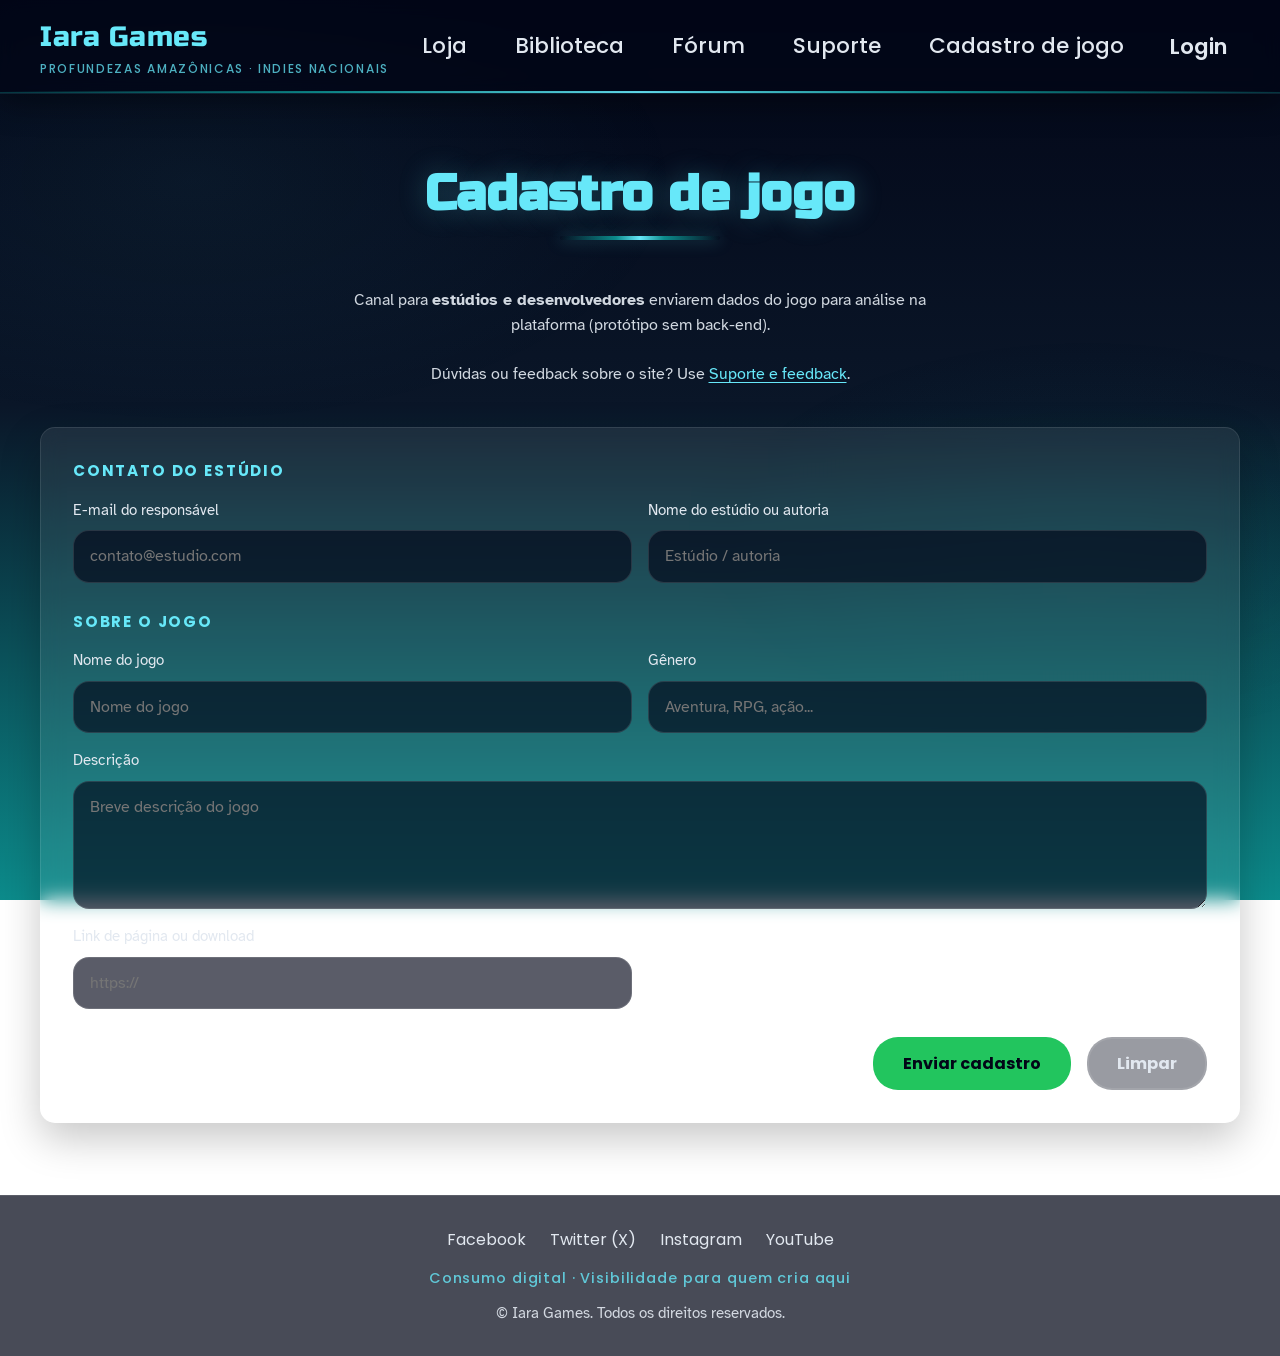
<file: pages/cadastro-jogo.html>
<!DOCTYPE html>
<html lang="pt-BR">
<head>
    <meta charset="UTF-8">
    <meta name="viewport" content="width=device-width, initial-scale=1.0">
    <title>Cadastro de jogo — Iara Games</title>
    <link rel="preconnect" href="https://fonts.googleapis.com">
    <link rel="preconnect" href="https://fonts.gstatic.com" crossorigin>
    <link href="https://fonts.googleapis.com/css2?family=Atkinson+Hyperlegible:ital,wght@0,400;0,700;1,400;1,700&family=Poppins:ital,wght@0,400;0,500;0,600;0,700;1,400;1,500&family=Russo+One&display=swap" rel="stylesheet">
    <link rel="stylesheet" href="../assets/css/style.css">
</head>
<body>
    <a class="skip-link" href="#conteudo">Ir para o conteúdo</a>

    <header class="site-header">
        <div class="site-header__mark">
            <a class="site-header__brand" href="../index.html">Iara Games</a>
            <p class="site-header__tagline">Profundezas amazônicas · Indies nacionais</p>
        </div>
        <nav class="site-header__nav" aria-label="Principal">
            <ul>
                <li><a href="./loja.html">Loja</a></li>
                <li><a href="./biblioteca.html">Biblioteca</a></li>
                <li><a href="./forum.html">Fórum</a></li>
                <li><a href="./suporte.html">Suporte</a></li>
                <li><a href="./cadastro-jogo.html" aria-current="page">Cadastro de jogo</a></li>
            </ul>
        </nav>
        <div class="site-header__actions">
            <a href="./login.html">Login</a>
        </div>
    </header>

    <main id="conteudo">
        <section class="section section--page-intro" aria-labelledby="cadastro-heading">
            <div class="section__inner section__inner--narrow">
                <h1 id="cadastro-heading" class="section__title">Cadastro de jogo</h1>
                <p class="section__lead">
                    Canal para <strong>estúdios e desenvolvedores</strong> enviarem dados do jogo para análise na plataforma (protótipo sem back-end).
                </p>
                <p class="section__lead">
                    Dúvidas ou feedback sobre o site? Use <a href="./suporte.html">Suporte e feedback</a>.
                </p>
            </div>
        </section>

        <section class="section section--form-follow" aria-labelledby="form-cadastro-heading">
            <div class="section__inner">
                <h2 id="form-cadastro-heading" class="visually-hidden">Formulário de cadastro de jogo</h2>
                <div class="form-card">
                    <form class="form-card__form" action="#" method="post">
                        <fieldset class="form-card__fieldset">
                            <legend class="form-card__legend">Contato do estúdio</legend>
                            <div class="form-grid">
                                <label class="form-field">
                                    <span>E-mail do responsável</span>
                                    <input type="email" name="email-estudio" placeholder="contato@estudio.com" required autocomplete="email">
                                </label>
                                <label class="form-field">
                                    <span>Nome do estúdio ou autoria</span>
                                    <input type="text" name="nome-estudio" placeholder="Estúdio / autoria" required autocomplete="organization">
                                </label>
                            </div>
                        </fieldset>

                        <fieldset class="form-card__fieldset">
                            <legend class="form-card__legend">Sobre o jogo</legend>
                            <div class="form-grid">
                                <label class="form-field">
                                    <span>Nome do jogo</span>
                                    <input type="text" name="nome-jogo" placeholder="Nome do jogo" required>
                                </label>
                                <label class="form-field">
                                    <span>Gênero</span>
                                    <input type="text" name="genero-jogo" placeholder="Aventura, RPG, ação..." required>
                                </label>
                                <label class="form-field form-field--full">
                                    <span>Descrição</span>
                                    <textarea name="descricao-jogo" rows="4" placeholder="Breve descrição do jogo" required></textarea>
                                </label>
                                <label class="form-field">
                                    <span>Link de página ou download</span>
                                    <input type="url" name="link-jogo" placeholder="https://" required>
                                </label>
                            </div>
                        </fieldset>

                        <div class="form-card__actions">
                            <button class="btn btn--primary" type="submit">Enviar cadastro</button>
                            <button class="btn btn--secondary" type="reset">Limpar</button>
                        </div>
                    </form>
                </div>
            </div>
        </section>
    </main>

    <footer class="site-footer">
        <nav class="site-footer__social" aria-label="Redes sociais">
            <ul>
                <li><a href="#">Facebook</a></li>
                <li><a href="#">Twitter (X)</a></li>
                <li><a href="#">Instagram</a></li>
                <li><a href="#">YouTube</a></li>
            </ul>
        </nav>
        <p class="site-footer__tagline">Consumo digital · Visibilidade para quem cria aqui</p>
        <p class="site-footer__copy">© Iara Games. Todos os direitos reservados.</p>
    </footer>
</body>
</html>
</file>
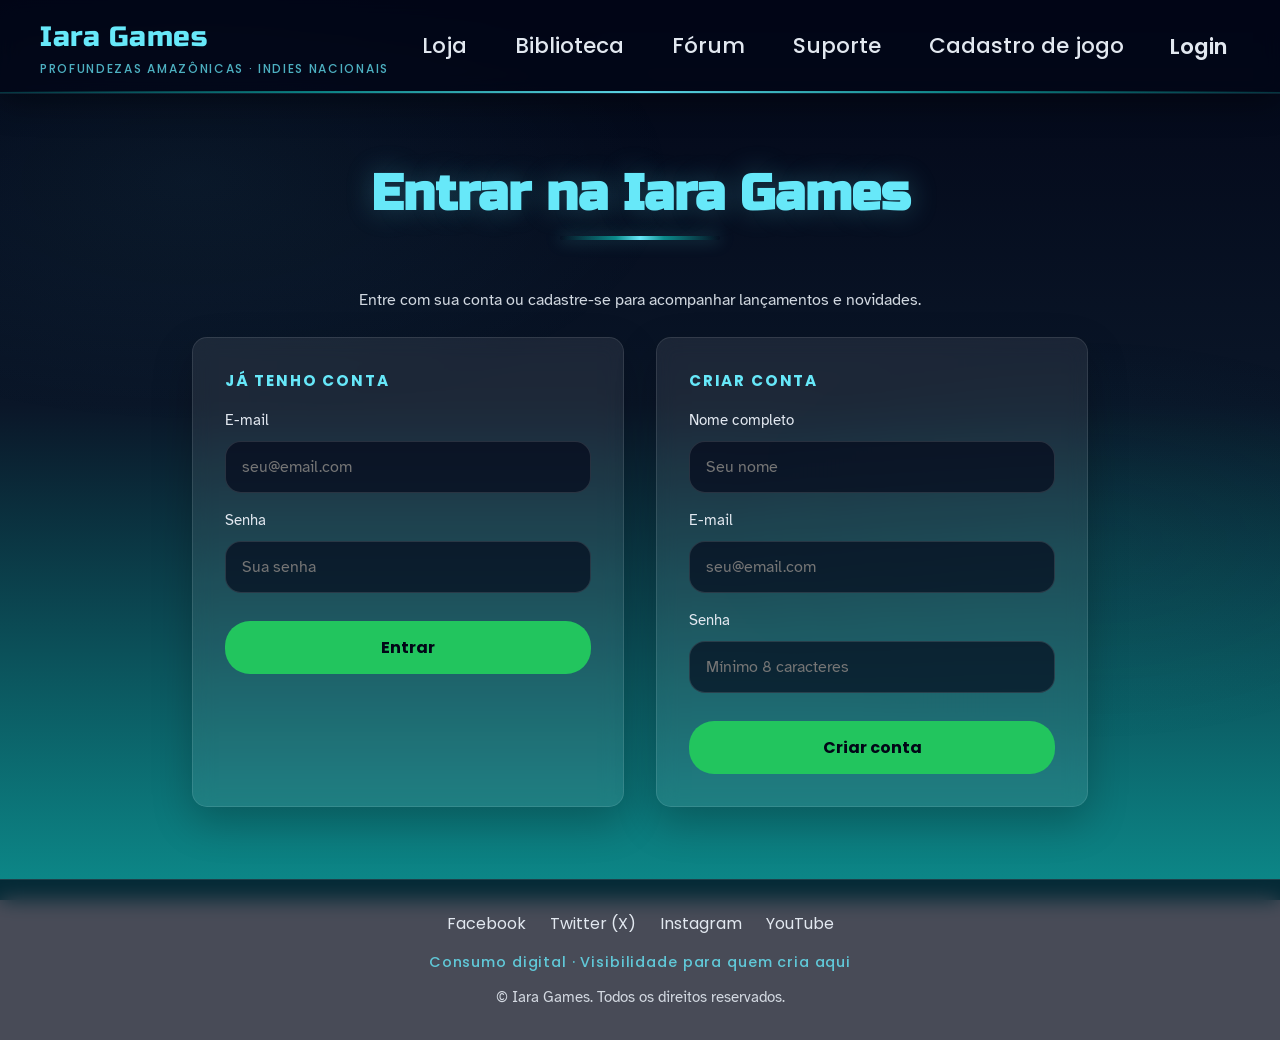
<file: pages/login.html>
<!DOCTYPE html>
<html lang="pt-BR">
<head>
    <meta charset="UTF-8">
    <meta name="viewport" content="width=device-width, initial-scale=1.0">
    <title>Entrar — Iara Games</title>
    <link rel="preconnect" href="https://fonts.googleapis.com">
    <link rel="preconnect" href="https://fonts.gstatic.com" crossorigin>
    <link href="https://fonts.googleapis.com/css2?family=Atkinson+Hyperlegible:ital,wght@0,400;0,700;1,400;1,700&family=Poppins:ital,wght@0,400;0,500;0,600;0,700;1,400;1,500&family=Russo+One&display=swap" rel="stylesheet">
    <link rel="stylesheet" href="../assets/css/style.css">
</head>
<body>
    <a class="skip-link" href="#conteudo">Ir para o conteúdo</a>

    <header class="site-header">
        <div class="site-header__mark">
            <a class="site-header__brand" href="../index.html">Iara Games</a>
            <p class="site-header__tagline">Profundezas amazônicas · Indies nacionais</p>
        </div>
        <nav class="site-header__nav" aria-label="Principal">
            <ul>
                <li><a href="./loja.html">Loja</a></li>
                <li><a href="./biblioteca.html">Biblioteca</a></li>
                <li><a href="./forum.html">Fórum</a></li>
                <li><a href="./suporte.html">Suporte</a></li>
                <li><a href="./cadastro-jogo.html">Cadastro de jogo</a></li>
            </ul>
        </nav>
        <div class="site-header__actions">
            <a href="./login.html" aria-current="page">Login</a>
        </div>
    </header>

    <main id="conteudo">
        <section class="section" aria-labelledby="login-heading">
            <div class="section__inner">
                <h1 id="login-heading" class="section__title">Entrar na Iara Games</h1>
                <p class="section__lead">Entre com sua conta ou cadastre-se para acompanhar lançamentos e novidades.</p>

                <div class="login-page__grid">
                    <div class="form-card">
                        <form class="form-card__form" action="#" method="post">
                            <fieldset class="form-card__fieldset">
                                <legend class="form-card__legend">Já tenho conta</legend>
                                <div class="form-grid login-page__fields">
                                    <label class="form-field form-field--full">
                                        <span>E-mail</span>
                                        <input type="email" name="login-email" placeholder="seu@email.com" required autocomplete="email">
                                    </label>
                                    <label class="form-field form-field--full">
                                        <span>Senha</span>
                                        <input type="password" name="login-senha" placeholder="Sua senha" required autocomplete="current-password">
                                    </label>
                                </div>
                            </fieldset>
                            <div class="form-card__actions login-page__actions">
                                <button class="btn btn--primary" type="submit">Entrar</button>
                            </div>
                        </form>
                    </div>

                    <div class="form-card">
                        <form class="form-card__form" action="#" method="post">
                            <fieldset class="form-card__fieldset">
                                <legend class="form-card__legend">Criar conta</legend>
                                <div class="form-grid login-page__fields">
                                    <label class="form-field form-field--full">
                                        <span>Nome completo</span>
                                        <input type="text" name="cadastro-nome" placeholder="Seu nome" required autocomplete="name">
                                    </label>
                                    <label class="form-field form-field--full">
                                        <span>E-mail</span>
                                        <input type="email" name="cadastro-email" placeholder="seu@email.com" required autocomplete="email">
                                    </label>
                                    <label class="form-field form-field--full">
                                        <span>Senha</span>
                                        <input type="password" name="cadastro-senha" placeholder="Mínimo 8 caracteres" required autocomplete="new-password" minlength="8">
                                    </label>
                                </div>
                            </fieldset>
                            <div class="form-card__actions login-page__actions">
                                <button class="btn btn--primary" type="submit">Criar conta</button>
                            </div>
                        </form>
                    </div>
                </div>
            </div>
        </section>
    </main>

    <footer class="site-footer">
        <nav class="site-footer__social" aria-label="Redes sociais">
            <ul>
                <li><a href="#">Facebook</a></li>
                <li><a href="#">Twitter (X)</a></li>
                <li><a href="#">Instagram</a></li>
                <li><a href="#">YouTube</a></li>
            </ul>
        </nav>
        <p class="site-footer__tagline">Consumo digital · Visibilidade para quem cria aqui</p>
        <p class="site-footer__copy">© Iara Games. Todos os direitos reservados.</p>
    </footer>
</body>
</html>
</file>
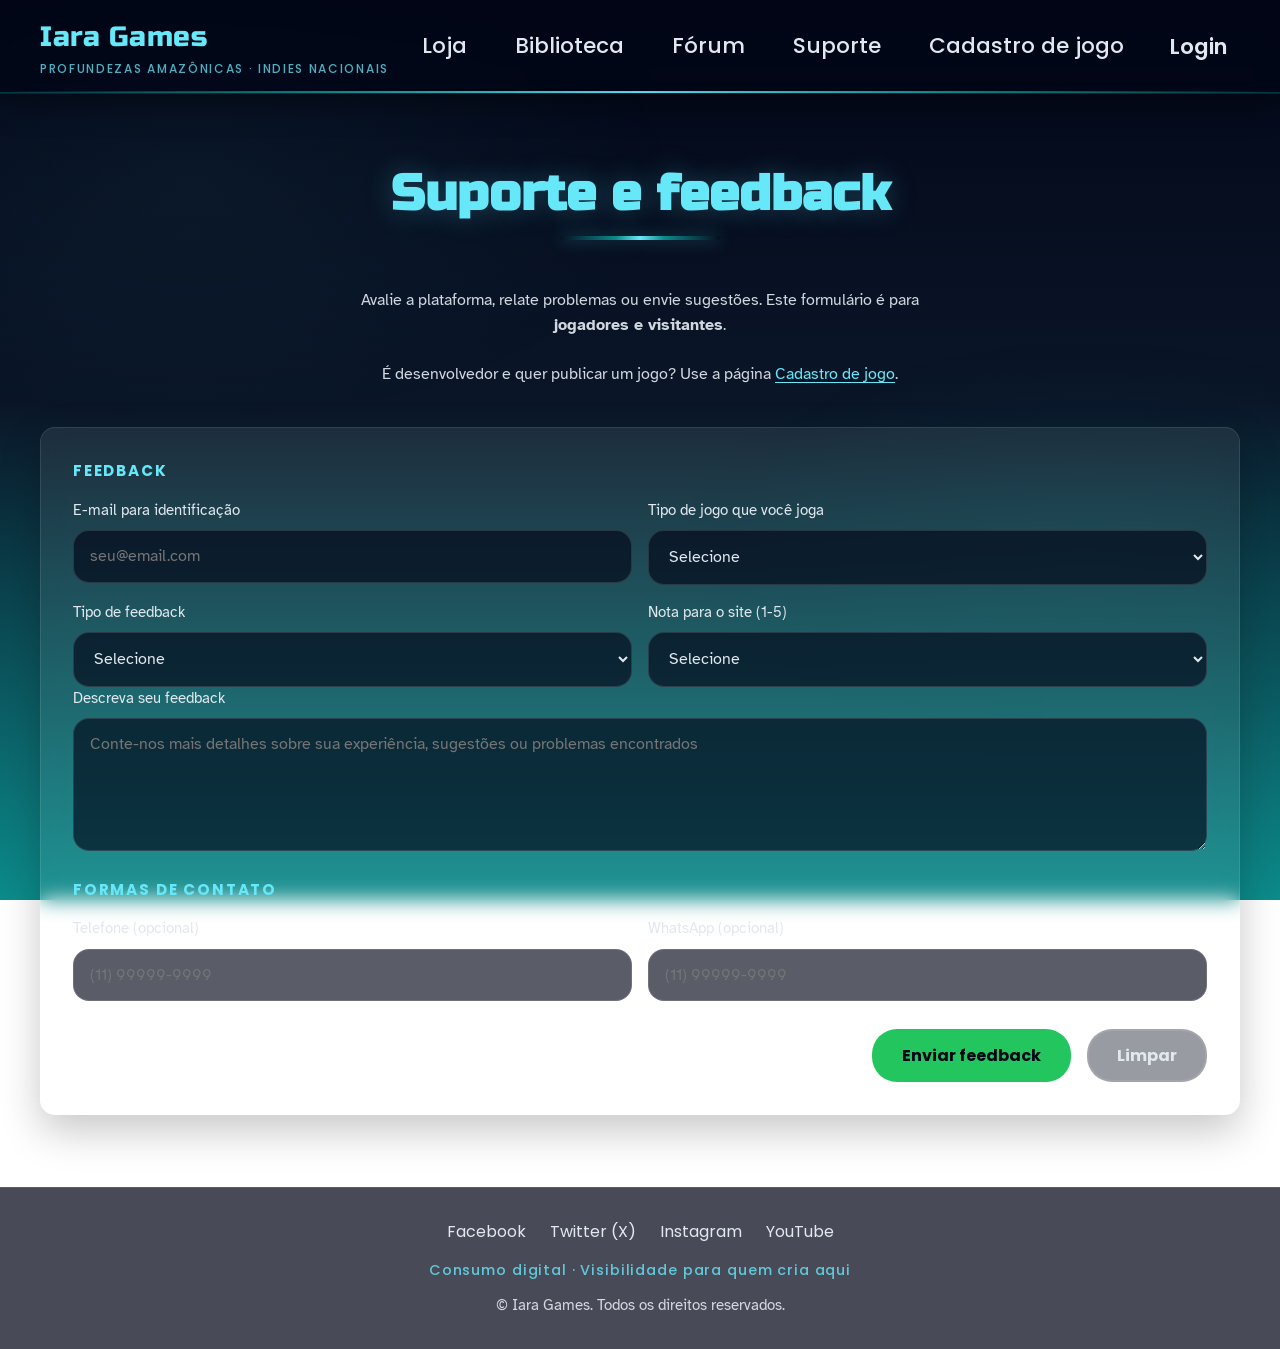
<file: pages/suporte.html>
<!DOCTYPE html>
<html lang="pt-BR">
<head>
    <meta charset="UTF-8">
    <meta name="viewport" content="width=device-width, initial-scale=1.0">
    <title>Suporte e feedback — Iara Games</title>
    <link rel="preconnect" href="https://fonts.googleapis.com">
    <link rel="preconnect" href="https://fonts.gstatic.com" crossorigin>
    <link href="https://fonts.googleapis.com/css2?family=Atkinson+Hyperlegible:ital,wght@0,400;0,700;1,400;1,700&family=Poppins:ital,wght@0,400;0,500;0,600;0,700;1,400;1,500&family=Russo+One&display=swap" rel="stylesheet">
    <link rel="stylesheet" href="../assets/css/style.css">
</head>
<body>
    <a class="skip-link" href="#conteudo">Ir para o conteúdo</a>

    <header class="site-header">
        <div class="site-header__mark">
            <a class="site-header__brand" href="../index.html">Iara Games</a>
            <p class="site-header__tagline">Profundezas amazônicas · Indies nacionais</p>
        </div>
        <nav class="site-header__nav" aria-label="Principal">
            <ul>
                <li><a href="./loja.html">Loja</a></li>
                <li><a href="./biblioteca.html">Biblioteca</a></li>
                <li><a href="./forum.html">Fórum</a></li>
                <li><a href="./suporte.html" aria-current="page">Suporte</a></li>
                <li><a href="./cadastro-jogo.html">Cadastro de jogo</a></li>
            </ul>
        </nav>
        <div class="site-header__actions">
            <a href="./login.html">Login</a>
        </div>
    </header>

    <main id="conteudo">
        <section class="section section--page-intro" aria-labelledby="suporte-heading">
            <div class="section__inner section__inner--narrow">
                <h1 id="suporte-heading" class="section__title">Suporte e feedback</h1>
                <p class="section__lead">
                    Avalie a plataforma, relate problemas ou envie sugestões. Este formulário é para <strong>jogadores e visitantes</strong>.
                </p>
                <p class="section__lead">
                    É desenvolvedor e quer publicar um jogo? Use a página <a href="./cadastro-jogo.html">Cadastro de jogo</a>.
                </p>
            </div>
        </section>

        <section class="section section--form-follow" aria-labelledby="form-feedback-heading">
            <div class="section__inner">
                <h2 id="form-feedback-heading" class="visually-hidden">Formulário de feedback</h2>
                <div class="form-card">
                    <form class="form-card__form" action="#" method="post">
                        <fieldset class="form-card__fieldset">
                            <legend class="form-card__legend">Feedback</legend>

                            <div class="form-grid">
                                <label class="form-field">
                                    <span>E-mail para identificação</span>
                                    <input type="email" name="email-feedback" placeholder="seu@email.com" required autocomplete="email">
                                </label>
                                <label class="form-field">
                                    <span>Tipo de jogo que você joga</span>
                                    <select name="tipo-jogo-joga">
                                        <option value="">Selecione</option>
                                        <option value="aventura">Aventura</option>
                                        <option value="rpg">RPG</option>
                                        <option value="acao">Ação</option>
                                        <option value="estrategia">Estratégia</option>
                                        <option value="simulacao">Simulação</option>
                                        <option value="puzzle">Puzzle</option>
                                        <option value="esportes">Esportes</option>
                                        <option value="corrida">Corrida</option>
                                        <option value="outro">Outro</option>
                                    </select>
                                </label>
                                <label class="form-field">
                                    <span>Tipo de feedback</span>
                                    <select name="tipo-feedback">
                                        <option value="">Selecione</option>
                                        <option value="sugestao">Sugestão</option>
                                        <option value="bug">Relato de bug</option>
                                        <option value="elogio">Elogio</option>
                                        <option value="critica">Crítica</option>
                                        <option value="duvida">Dúvida</option>
                                        <option value="outro">Outro</option>
                                    </select>
                                </label>
                                <label class="form-field">
                                    <span>Nota para o site (1-5)</span>
                                    <select name="nota-site">
                                        <option value="">Selecione</option>
                                        <option value="1">1 - Muito ruim</option>
                                        <option value="2">2 - Ruim</option>
                                        <option value="3">3 - Regular</option>
                                        <option value="4">4 - Bom</option>
                                        <option value="5">5 - Excelente</option>
                                    </select>
                                </label>
                            </div>

                            <label class="form-field form-field--full">
                                <span>Descreva seu feedback</span>
                                <textarea name="descricao-feedback" rows="5" placeholder="Conte-nos mais detalhes sobre sua experiência, sugestões ou problemas encontrados"></textarea>
                            </label>
                        </fieldset>

                        <fieldset class="form-card__fieldset">
                            <legend class="form-card__legend">Formas de contato</legend>

                            <div class="form-grid">
                                <label class="form-field">
                                    <span>Telefone (opcional)</span>
                                    <input type="tel" name="telefone" placeholder="(11) 99999-9999" autocomplete="tel">
                                </label>
                                <label class="form-field">
                                    <span>WhatsApp (opcional)</span>
                                    <input type="tel" name="whatsapp" placeholder="(11) 99999-9999" autocomplete="tel">
                                </label>
                            </div>
                        </fieldset>

                        <div class="form-card__actions">
                            <button class="btn btn--primary" type="submit">Enviar feedback</button>
                            <button class="btn btn--secondary" type="reset">Limpar</button>
                        </div>
                    </form>
                </div>
            </div>
        </section>
    </main>

    <footer class="site-footer">
        <nav class="site-footer__social" aria-label="Redes sociais">
            <ul>
                <li><a href="#">Facebook</a></li>
                <li><a href="#">Twitter (X)</a></li>
                <li><a href="#">Instagram</a></li>
                <li><a href="#">YouTube</a></li>
            </ul>
        </nav>
        <p class="site-footer__tagline">Consumo digital · Visibilidade para quem cria aqui</p>
        <p class="site-footer__copy">© Iara Games. Todos os direitos reservados.</p>
    </footer>
</body>
</html>
</file>
<file: assets/css/style.css>
/*
   Iara Games — Grid + HTML semântico + glassmorphism (Sprint 02).
   Vidro: translúcido (#ffffff1a / rgba) + backdrop-filter blur(10px) nos blocos indicados.
   Sem: clamp(), min()/max() como funções CSS, aspect-ratio, focus-visible.
*/

:root {
    --color-text: #e2e8f0;
    --color-verde-marinho: #67e8f9;
    --color-preto: #020617;
    --color-verde-musgo: #22c55e;
    --color-preto-cinza: #ffffff1a;
    --color-diamante: #0c8b8b;
    --font-display: "Russo One", sans-serif;
    --font-subtitle: "Poppins", sans-serif;
    --font-body: "Atkinson Hyperlegible", sans-serif;
    --content-max: 1200px;
    --radius-pill: 25px;
    --radius-card: 15px;
    --transition: 0.3s ease;
    --shadow-glow-marinho: 0 0 24px rgba(103, 232, 249, 0.45);
    --shadow-glow-musgo: 0 0 20px rgba(34, 197, 94, 0.55);
    --shadow-glow-diamante: 0 0 18px rgba(12, 139, 139, 0.5);
    --glass-blur: blur(10px);
}

/* RESET */
*,
*::before,
*::after {
    margin: 0;
    padding: 0;
    box-sizing: border-box;
}

body {
    font-family: var(--font-body);
    background: linear-gradient(180deg, var(--color-preto) 0%, #0a1628 45%, var(--color-diamante) 100%);
    background-attachment: fixed;
    color: var(--color-text);
    line-height: 1.5;
    min-height: 100vh;
    position: relative;
}

/* Brilho suave (gradientes radiais do material de background) */
body::before {
    content: "";
    position: fixed;
    top: 0;
    right: 0;
    bottom: 0;
    left: 0;
    pointer-events: none;
    z-index: 0;
    background:
        radial-gradient(ellipse 70% 50% at 15% 20%, rgba(103, 232, 249, 0.05) 0%, transparent 55%),
        radial-gradient(ellipse 60% 45% at 85% 60%, rgba(12, 139, 139, 0.07) 0%, transparent 50%);
}

main,
.site-header,
.site-footer {
    position: relative;
    z-index: 1;
}

a {
    color: inherit;
    text-decoration: none;
}

img {
    max-width: 100%;
    height: auto;
    display: block;
}

ul {
    list-style: none;
}

/* Skip link (acessível com Tab) */
.skip-link {
    position: absolute;
    width: 1px;
    height: 1px;
    padding: 0;
    margin: -1px;
    overflow: hidden;
    clip: rect(0, 0, 0, 0);
    white-space: nowrap;
    border: 0;
}

.skip-link:focus {
    position: fixed;
    left: 1rem;
    top: 1rem;
    z-index: 10000;
    width: auto;
    height: auto;
    margin: 0;
    clip: auto;
    overflow: visible;
    white-space: normal;
    padding: 0.65rem 1.1rem;
    background: var(--color-verde-musgo);
    color: var(--color-preto);
    font-family: var(--font-subtitle);
    font-weight: 600;
    font-size: 0.95rem;
    border-radius: var(--radius-pill);
    box-shadow: var(--shadow-glow-musgo);
    outline: none;
}

.visually-hidden {
    position: absolute;
    width: 1px;
    height: 1px;
    padding: 0;
    margin: -1px;
    overflow: hidden;
    clip: rect(0, 0, 0, 0);
    white-space: nowrap;
    border: 0;
}

/* HEADER — glassmorphism (doc: blur 10px + camada translúcida) */
.site-header {
    position: sticky;
    top: 0;
    z-index: 50;
    display: flex;
    flex-wrap: wrap;
    justify-content: space-between;
    align-items: center;
    gap: 1rem 1.5rem;
    padding: 1rem 2.5rem;
    background: rgba(2, 6, 23, 0.72);
    -webkit-backdrop-filter: var(--glass-blur);
    backdrop-filter: var(--glass-blur);
    border-bottom: 1px solid rgba(103, 232, 249, 0.12);
    box-shadow:
        0 8px 32px rgba(0, 0, 0, 0.4),
        inset 0 -1px 0 rgba(12, 139, 139, 0.35);
}

.site-header::after {
    content: "";
    position: absolute;
    left: 0;
    right: 0;
    bottom: 0;
    height: 2px;
    background: linear-gradient(
        90deg,
        transparent 0%,
        var(--color-diamante) 25%,
        var(--color-verde-marinho) 50%,
        var(--color-diamante) 75%,
        transparent 100%
    );
    opacity: 0.9;
    pointer-events: none;
}

.site-header__mark {
    display: flex;
    flex-direction: column;
    gap: 0.2rem;
}

.site-header__tagline {
    font-family: var(--font-subtitle);
    font-size: 0.75rem;
    font-weight: 500;
    letter-spacing: 0.14em;
    text-transform: uppercase;
    color: rgba(103, 232, 249, 0.75);
    max-width: 22rem;
    line-height: 1.3;
}

.site-header__brand,
.site-header__brand:visited {
    font-family: var(--font-display);
    font-size: 1.75rem;
    color: var(--color-verde-marinho);
    letter-spacing: 0.02em;
    transition: color var(--transition), text-shadow var(--transition);
}

.site-header__brand:hover {
    color: #7ef0ff;
    text-shadow: 0 0 20px rgba(103, 232, 249, 0.6);
}

.site-header__brand:focus {
    outline: 2px solid var(--color-verde-marinho);
    outline-offset: 4px;
    border-radius: 4px;
}

.site-header__nav ul {
    display: flex;
    flex-wrap: wrap;
    gap: 3rem;
    justify-content: center;
}

.site-header__nav a,
.site-header__nav a:visited {
    font-family: var(--font-subtitle);
    font-size: 1.35rem;
    font-weight: 500;
    color: var(--color-text);
    transition: color var(--transition), text-shadow var(--transition);
}

.site-header__nav a:hover {
    color: var(--color-verde-marinho);
    text-shadow: 0 0 12px rgba(103, 232, 249, 0.4);
}

.site-header__nav a:focus {
    outline: 2px solid var(--color-verde-marinho);
    outline-offset: 4px;
    border-radius: 4px;
}

.site-header__actions a,
.site-header__actions a:visited {
    font-family: var(--font-subtitle);
    font-size: 1.35rem;
    font-weight: 600;
    color: var(--color-text);
    padding: 0.35rem 0.75rem;
    border-radius: var(--radius-pill);
    border: 1px solid transparent;
    transition: color var(--transition), border-color var(--transition), box-shadow var(--transition);
}

.site-header__actions a:hover {
    color: var(--color-verde-marinho);
    border-color: var(--color-preto-cinza);
    box-shadow: var(--shadow-glow-marinho);
}

.site-header__actions a:focus {
    outline: 2px solid var(--color-verde-marinho);
    outline-offset: 4px;
}

/* LAYOUT — seções */
.section {
    padding: 4.5rem 2.5rem;
}

/* Páginas com intro + formulário — evita “vão” enorme entre os dois blocos */
.section--page-intro {
    padding-bottom: 1.25rem;
}

.section--form-follow {
    padding-top: 1.25rem;
}

.section--page-intro .section__lead:last-child {
    margin-bottom: 0;
}

.section.jogos,
.section.ofertas {
    border-top: 1px solid rgba(103, 232, 249, 0.08);
    background: linear-gradient(180deg, rgba(2, 6, 23, 0.12) 0%, transparent 45%);
}

.section__inner {
    max-width: var(--content-max);
    margin-left: auto;
    margin-right: auto;
}

.section__inner--narrow {
    max-width: 42rem;
}

.section__title {
    position: relative;
    font-family: var(--font-display);
    font-size: 3.1rem;
    text-align: center;
    margin-bottom: 2.5rem;
    padding-bottom: 0.5rem;
    color: var(--color-verde-marinho);
    text-shadow: 0 0 28px rgba(103, 232, 249, 0.25);
    line-height: 1.15;
}

.section__title::after {
    content: "";
    display: block;
    width: 10rem;
    max-width: 55vw;
    height: 4px;
    margin: 0.85rem auto 0;
    border-radius: 4px;
    background: linear-gradient(
        90deg,
        transparent,
        var(--color-diamante) 35%,
        var(--color-verde-marinho) 50%,
        var(--color-diamante) 65%,
        transparent
    );
    box-shadow: 0 0 16px rgba(103, 232, 249, 0.35);
}

.section__cta {
    text-align: center;
    margin-top: 2rem;
}

.section__lead {
    text-align: center;
    margin-bottom: 1.5rem;
    margin-left: auto;
    margin-right: auto;
    max-width: 36rem;
    line-height: 1.55;
    color: rgba(226, 232, 240, 0.92);
}

.section__lead a {
    color: var(--color-verde-marinho);
    text-decoration: underline;
    text-underline-offset: 0.2em;
}

.section__lead a:hover {
    color: #7ef0ff;
}

.form-card {
    padding: 2rem;
    background: rgba(255, 255, 255, 0.08);
    -webkit-backdrop-filter: var(--glass-blur);
    backdrop-filter: var(--glass-blur);
    border-radius: var(--radius-card);
    border: 1px solid rgba(255, 255, 255, 0.1);
    box-shadow: 0 16px 40px rgba(0, 0, 0, 0.22);
}

.form-card__switch {
    display: flex;
    flex-wrap: wrap;
    gap: 0.75rem;
    justify-content: center;
    margin-bottom: 1.75rem;
}

.form-card__option {
    display: inline-flex;
    align-items: center;
    gap: 0.65rem;
    padding: 0.85rem 1.15rem;
    border-radius: 999px;
    background: rgba(2, 6, 23, 0.45);
    border: 1px solid rgba(103, 232, 249, 0.16);
    font-family: var(--font-subtitle);
    font-size: 0.95rem;
    color: var(--color-text);
    cursor: pointer;
    transition: background var(--transition), border-color var(--transition), color var(--transition);
}

.form-card__option:hover {
    background: rgba(2, 6, 23, 0.65);
}

.form-card__option input {
    accent-color: var(--color-verde-musgo);
}

.form-card__form {
    display: grid;
    gap: 1.75rem;
}

.form-card__fieldset {
    border: none;
    padding: 0;
    margin: 0;
}

.form-card__legend {
    display: block;
    margin-bottom: 1rem;
    font-family: var(--font-subtitle);
    font-size: 0.95rem;
    font-weight: 700;
    letter-spacing: 0.12em;
    text-transform: uppercase;
    color: var(--color-verde-marinho);
}

.form-grid {
    display: grid;
    grid-template-columns: repeat(2, minmax(0, 1fr));
    gap: 1rem;
}

.form-field {
    display: flex;
    flex-direction: column;
    gap: 0.55rem;
    font-family: var(--font-body);
    font-size: 0.95rem;
    color: var(--color-text);
}

.form-field--full {
    grid-column: 1 / -1;
}

.form-field input,
.form-field textarea {
    width: 100%;
    min-height: 3rem;
    padding: 0.95rem 1rem;
    border-radius: 1rem;
    border: 1px solid rgba(255, 255, 255, 0.12);
    background: rgba(2, 6, 23, 0.65);
    color: var(--color-text);
    font-family: var(--font-body);
    font-size: 1rem;
    outline: none;
    transition: border-color var(--transition), background var(--transition), box-shadow var(--transition);
}

.form-field textarea {
    min-height: 8rem;
    resize: vertical;
}

.form-field input:focus,
.form-field textarea:focus {
    border-color: rgba(103, 232, 249, 0.6);
    background: rgba(2, 6, 23, 0.85);
    box-shadow: 0 0 0 3px rgba(103, 232, 249, 0.12);
}

.form-field select {
    width: 100%;
    min-height: 3rem;
    padding: 0.95rem 1rem;
    border-radius: 1rem;
    border: 1px solid rgba(255, 255, 255, 0.12);
    background: rgba(2, 6, 23, 0.65);
    color: var(--color-text);
    font-family: var(--font-body);
    font-size: 1rem;
    outline: none;
    transition: border-color var(--transition), background var(--transition), box-shadow var(--transition);
    cursor: pointer;
}

.form-field select:focus {
    border-color: rgba(103, 232, 249, 0.6);
    background: rgba(2, 6, 23, 0.85);
    box-shadow: 0 0 0 3px rgba(103, 232, 249, 0.12);
}

.form-card__actions {
    display: flex;
    flex-wrap: wrap;
    gap: 1rem;
    justify-content: flex-end;
}

@media (max-width: 768px) {
    .form-grid {
        grid-template-columns: 1fr;
    }

    .form-card {
        padding: 1.5rem;
    }

    .form-card__actions {
        justify-content: center;
    }
}

/* Grid (repeat, minmax, auto-fit — material Grid) */
.grid {
    display: grid;
    grid-template-columns: repeat(auto-fit, minmax(220px, 1fr));
    gap: 1.5rem;
}

.grid--games {
    grid-template-columns: repeat(auto-fit, minmax(200px, 1fr));
}

.grid--offers {
    grid-template-columns: repeat(auto-fit, minmax(240px, 1fr));
}

/* Itens do grid com a mesma altura (cards alinhados) */
.grid--games > li,
.grid--offers > li {
    display: flex;
}

.game-card,
.offer-card {
    display: flex;
    flex-direction: column;
    width: 100%;
    flex: 1;
}

/* HERO */
.hero {
    position: relative;
    overflow: hidden;
    min-height: 75vh;
    max-height: 720px;
    display: flex;
    align-items: center;
    justify-content: center;
    width: 100%;
    box-sizing: border-box;
    padding: 3.5rem 3rem 4.5rem;
    background: url("../images/lagoa mistica.png") no-repeat center;
    background-size: cover;
}

.hero::before {
    content: "";
    position: absolute;
    top: 0;
    right: 0;
    bottom: 0;
    left: 0;
    z-index: 0;
    background: linear-gradient(
        115deg,
        rgba(2, 6, 23, 0.52) 0%,
        rgba(2, 6, 23, 0.28) 48%,
        rgba(12, 139, 139, 0.2) 100%
    );
    pointer-events: none;
}

.hero::after {
    content: "";
    position: absolute;
    top: 0;
    right: 0;
    bottom: 0;
    left: 0;
    z-index: 0;
    pointer-events: none;
    background: radial-gradient(
        ellipse 110% 90% at 50% 36%,
        transparent 28%,
        rgba(2, 6, 23, 0.28) 100%
    );
}

.hero__inner {
    position: relative;
    z-index: 1;
    display: flex;
    flex-direction: column;
    align-items: flex-start;
    gap: 1rem;
    max-width: var(--content-max);
    width: 100%;
    min-width: 0;
    box-sizing: border-box;
    margin-left: auto;
    margin-right: auto;
    padding: 2.25rem 2.25rem 2.25rem 2.5rem;
    background: rgba(2, 6, 23, 0.55);
    -webkit-backdrop-filter: var(--glass-blur);
    backdrop-filter: var(--glass-blur);
    border-radius: var(--radius-card);
    border: 1px solid rgba(103, 232, 249, 0.22);
    box-shadow:
        0 12px 40px rgba(0, 0, 0, 0.35),
        inset 0 1px 0 rgba(255, 255, 255, 0.08);
}

.hero__inner::before {
    content: "";
    position: absolute;
    left: 0;
    top: 1rem;
    bottom: 1rem;
    width: 4px;
    border-radius: 4px;
    background: linear-gradient(180deg, var(--color-verde-marinho), var(--color-diamante));
    box-shadow: 0 0 14px rgba(103, 232, 249, 0.45);
}

.hero__badge {
    align-self: flex-start;
    margin: 0;
    font-family: var(--font-subtitle);
    font-size: 0.8rem;
    font-weight: 600;
    letter-spacing: 0.1em;
    text-transform: uppercase;
    color: var(--color-verde-marinho);
    padding: 0.4rem 0.85rem;
    border-radius: 999px;
    border: 1px solid rgba(103, 232, 249, 0.45);
    background: linear-gradient(135deg, rgba(12, 139, 139, 0.35), rgba(2, 6, 23, 0.6));
    box-shadow: 0 0 20px rgba(12, 139, 139, 0.25);
}

.hero__title {
    font-family: var(--font-display);
    font-size: 2.85rem;
    font-weight: 400;
    line-height: 1.15;
    color: var(--color-verde-musgo);
    text-shadow:
        0 1px 2px rgba(0, 0, 0, 0.9),
        0 2px 16px rgba(0, 0, 0, 0.75),
        0 0 28px rgba(34, 197, 94, 0.4);
    margin: 0;
    max-width: 100%;
    overflow-wrap: break-word;
    word-wrap: break-word;
}

.hero__lede {
    font-family: var(--font-body);
    font-size: 1.15rem;
    line-height: 1.55;
    margin: 0;
    max-width: 100%;
    color: #f8fafc;
    text-shadow:
        0 1px 2px rgba(0, 0, 0, 0.95),
        0 2px 12px rgba(0, 0, 0, 0.65);
    overflow-wrap: break-word;
    word-wrap: break-word;
}

/* Só em telas largas o título fica em uma linha; em telas menores quebra e não estoura */
@media (min-width: 1100px) {
    .hero__title {
        white-space: nowrap;
    }
}

/* Faixa de transição hero → conteúdo (só HTML + gradiente, sem SVG) */
.hero__wave {
    position: absolute;
    left: 0;
    right: 0;
    bottom: 0;
    z-index: 2;
    height: 56px;
    pointer-events: none;
    background: linear-gradient(
        to bottom,
        rgba(2, 6, 23, 0) 0%,
        rgba(2, 6, 23, 0.25) 20%,
        rgba(2, 6, 23, 0.65) 55%,
        var(--color-preto) 100%
    );
}

/* Cards — jogos */
.game-card__link {
    position: relative;
    display: flex;
    flex-direction: column;
    height: 100%;
    padding: 1rem;
    background: var(--color-preto-cinza);
    -webkit-backdrop-filter: var(--glass-blur);
    backdrop-filter: var(--glass-blur);
    border-radius: var(--radius-card);
    border: 1px solid rgba(255, 255, 255, 0.06);
    transition: transform var(--transition), box-shadow var(--transition), border-color var(--transition);
}

.game-card__link::before {
    content: "";
    position: absolute;
    left: 0.75rem;
    right: 0.75rem;
    top: 0.65rem;
    height: 3px;
    border-radius: 3px;
    opacity: 0.65;
    background: linear-gradient(90deg, transparent, var(--color-diamante), var(--color-verde-marinho), transparent);
    pointer-events: none;
}

.game-card__link:hover {
    transform: translateY(-6px) scale(1.01);
    box-shadow: var(--shadow-glow-diamante);
    border-color: rgba(103, 232, 249, 0.25);
}

.game-card__link:focus {
    outline: 2px solid var(--color-verde-marinho);
    outline-offset: 3px;
}

.game-card__link img {
    width: 100%;
    height: 200px;
    border-radius: 10px;
    object-fit: cover;
    object-position: center;
    flex-shrink: 0;
}

.game-card__title {
    font-family: var(--font-subtitle);
    font-size: 1.5rem;
    font-weight: 600;
    margin-top: 0.85rem;
    color: var(--color-verde-musgo);
}

/* Cards — ofertas */
.offer-card__link {
    position: relative;
    display: flex;
    flex-direction: column;
    height: 100%;
    padding: 1rem;
    background: var(--color-preto-cinza);
    -webkit-backdrop-filter: var(--glass-blur);
    backdrop-filter: var(--glass-blur);
    border-radius: var(--radius-card);
    border: 1px solid rgba(255, 255, 255, 0.06);
    transition: transform var(--transition), box-shadow var(--transition), border-color var(--transition);
}

.offer-card__link::before {
    content: "";
    position: absolute;
    left: 0.75rem;
    right: 0.75rem;
    top: 0.65rem;
    height: 3px;
    border-radius: 3px;
    opacity: 0.65;
    background: linear-gradient(90deg, transparent, var(--color-diamante), var(--color-verde-marinho), transparent);
    pointer-events: none;
}

.offer-card__link:hover {
    transform: translateY(-6px) scale(1.01);
    box-shadow: var(--shadow-glow-diamante);
    border-color: rgba(103, 232, 249, 0.25);
}

.offer-card__link:focus {
    outline: 2px solid var(--color-verde-marinho);
    outline-offset: 3px;
}

.offer-card__link img {
    width: 100%;
    height: 200px;
    border-radius: 10px;
    object-fit: cover;
    object-position: center;
    flex-shrink: 0;
}

.offer-card__title {
    font-family: var(--font-subtitle);
    font-size: 1.35rem;
    font-weight: 600;
    margin-top: 0.75rem;
    color: var(--color-verde-musgo);
}

.offer-card__discount {
    font-family: var(--font-subtitle);
    font-size: 1.1rem;
    font-weight: 600;
    margin-top: 0.35rem;
    color: var(--color-verde-marinho);
}

.offer-card__price-old {
    font-size: 1rem;
    opacity: 0.85;
    margin-top: 0.25rem;
}

.offer-card__price-new {
    font-family: var(--font-subtitle);
    font-size: 1.5rem;
    font-weight: 700;
    margin-top: 0.35rem;
    color: var(--color-verde-musgo);
}

/* Botões */
.btn {
    display: inline-flex;
    align-items: center;
    justify-content: center;
    padding: 0.75rem 1.75rem;
    border-radius: var(--radius-pill);
    font-family: var(--font-subtitle);
    font-weight: 700;
    font-size: 1rem;
    cursor: pointer;
    border: 2px solid transparent;
    transition: transform var(--transition), box-shadow var(--transition), background var(--transition), color var(--transition);
}

.btn--primary {
    color: var(--color-preto);
    background: var(--color-verde-musgo);
}

.btn--primary:hover {
    transform: scale(1.05);
    box-shadow: var(--shadow-glow-musgo);
}

.btn--primary:focus {
    outline: none;
    box-shadow: var(--shadow-glow-musgo), 0 0 0 3px var(--color-preto), 0 0 0 5px var(--color-verde-marinho);
}

.btn--secondary {
    color: var(--color-text);
    background: rgba(2, 6, 23, 0.4);
    border-color: var(--color-preto-cinza);
}

.btn--secondary:hover {
    border-color: rgba(103, 232, 249, 0.45);
    color: var(--color-verde-marinho);
    box-shadow: var(--shadow-glow-marinho);
    transform: translateY(-2px);
}

.btn--secondary:focus {
    outline: none;
    box-shadow: var(--shadow-glow-marinho), 0 0 0 3px var(--color-preto), 0 0 0 5px var(--color-verde-musgo);
}

.info__actions {
    display: flex;
    flex-wrap: wrap;
    gap: 1rem;
    justify-content: center;
    align-items: center;
}

/* FOOTER */
.site-footer {
    margin-top: auto;
    padding: 2rem 2.5rem;
    text-align: center;
    background: rgba(2, 6, 23, 0.72);
    -webkit-backdrop-filter: var(--glass-blur);
    backdrop-filter: var(--glass-blur);
    border-top: 1px solid var(--color-preto-cinza);
}

.site-footer__social ul {
    display: flex;
    flex-wrap: wrap;
    gap: 1rem 1.5rem;
    justify-content: center;
    margin-bottom: 1rem;
}

.site-footer__social a,
.site-footer__social a:visited {
    font-family: var(--font-subtitle);
    font-size: 1rem;
    color: var(--color-text);
    transition: color var(--transition), text-shadow var(--transition);
}

.site-footer__social a:hover {
    color: var(--color-verde-marinho);
    text-shadow: 0 0 12px rgba(103, 232, 249, 0.45);
}

.site-footer__social a:focus {
    outline: 2px solid var(--color-verde-marinho);
    outline-offset: 4px;
    border-radius: 4px;
}

.site-footer__tagline {
    font-family: var(--font-subtitle);
    font-size: 0.9rem;
    font-weight: 500;
    letter-spacing: 0.06em;
    color: rgba(103, 232, 249, 0.8);
    margin-bottom: 0.75rem;
}

.site-footer__copy {
    font-size: 0.95rem;
    opacity: 0.9;
}

/* Título do hero: reduz em telas médias para continuar numa linha só */
@media (max-width: 1100px) {
    .hero__title {
        font-size: 2.35rem;
    }
}

@media (max-width: 900px) {
    .hero__title {
        font-size: 2rem;
    }
}

/* Responsivo — tamanhos menores (substitui clamp) */
@media (max-width: 768px) {
    .site-header {
        flex-direction: column;
        align-items: stretch;
        padding: 1.25rem 1.25rem;
    }

    .site-header__mark {
        text-align: center;
        align-items: center;
    }

    .site-header__tagline {
        max-width: none;
    }

    .site-header__brand {
        font-size: 1.35rem;
    }

    .site-header__nav ul {
        gap: 1.25rem;
        justify-content: center;
    }

    .site-header__nav a,
    .site-header__actions a {
        font-size: 1.125rem;
    }

    .site-header__actions {
        text-align: center;
    }

    .section {
        padding: 2.5rem 1.25rem;
    }

    .section--page-intro {
        padding-bottom: 1rem;
    }

    .section--form-follow {
        padding-top: 1rem;
    }

    .section__title {
        font-size: 1.75rem;
        margin-bottom: 1.75rem;
    }

    .section__title::after {
        width: 8rem;
    }

    .section__cta {
        margin-top: 1.5rem;
    }

    .hero {
        min-height: 50vh;
        max-height: none;
        padding: 2rem 1rem 3.5rem;
    }

    .hero__inner {
        align-items: center;
        text-align: center;
        padding: 1.25rem 1rem;
    }

    .hero__inner::before {
        left: 50%;
        transform: translateX(-50%);
        top: auto;
        bottom: 0.75rem;
        width: 70%;
        max-width: 12rem;
        height: 4px;
        background: linear-gradient(90deg, transparent, var(--color-verde-marinho), var(--color-diamante), transparent);
        box-shadow: none;
    }

    .hero__badge {
        align-self: center;
        white-space: normal;
        max-width: 100%;
        line-height: 1.35;
        text-align: center;
    }

    .hero__title {
        font-size: 1.75rem;
        white-space: normal;
        max-width: 100%;
    }

    .hero__lede {
        font-size: 1rem;
        white-space: normal;
        max-width: 100%;
        text-align: center;
    }

    .game-card__link img,
    .offer-card__link img {
        height: 160px;
    }

    .game-card__title {
        font-size: 1.375rem;
    }

    .offer-card__title {
        font-size: 1.25rem;
    }

    .offer-card__price-new {
        font-size: 1.35rem;
    }
}

/* Telas muito estreitas: uma coluna nos grids para não estourar a largura */
@media (max-width: 520px) {
    .grid,
    .grid--games,
    .grid--offers {
        grid-template-columns: 1fr;
    }
}

/* Login — duas colunas (entrar + criar conta) */
.login-page__grid {
    display: grid;
    grid-template-columns: repeat(auto-fit, minmax(280px, 1fr));
    gap: 2rem;
    max-width: 56rem;
    margin-left: auto;
    margin-right: auto;
    margin-top: 1rem;
}

.login-page__fields {
    grid-template-columns: 1fr;
}

.login-page__actions {
    justify-content: stretch;
}

.login-page__actions .btn--primary {
    width: 100%;
}
</file>
